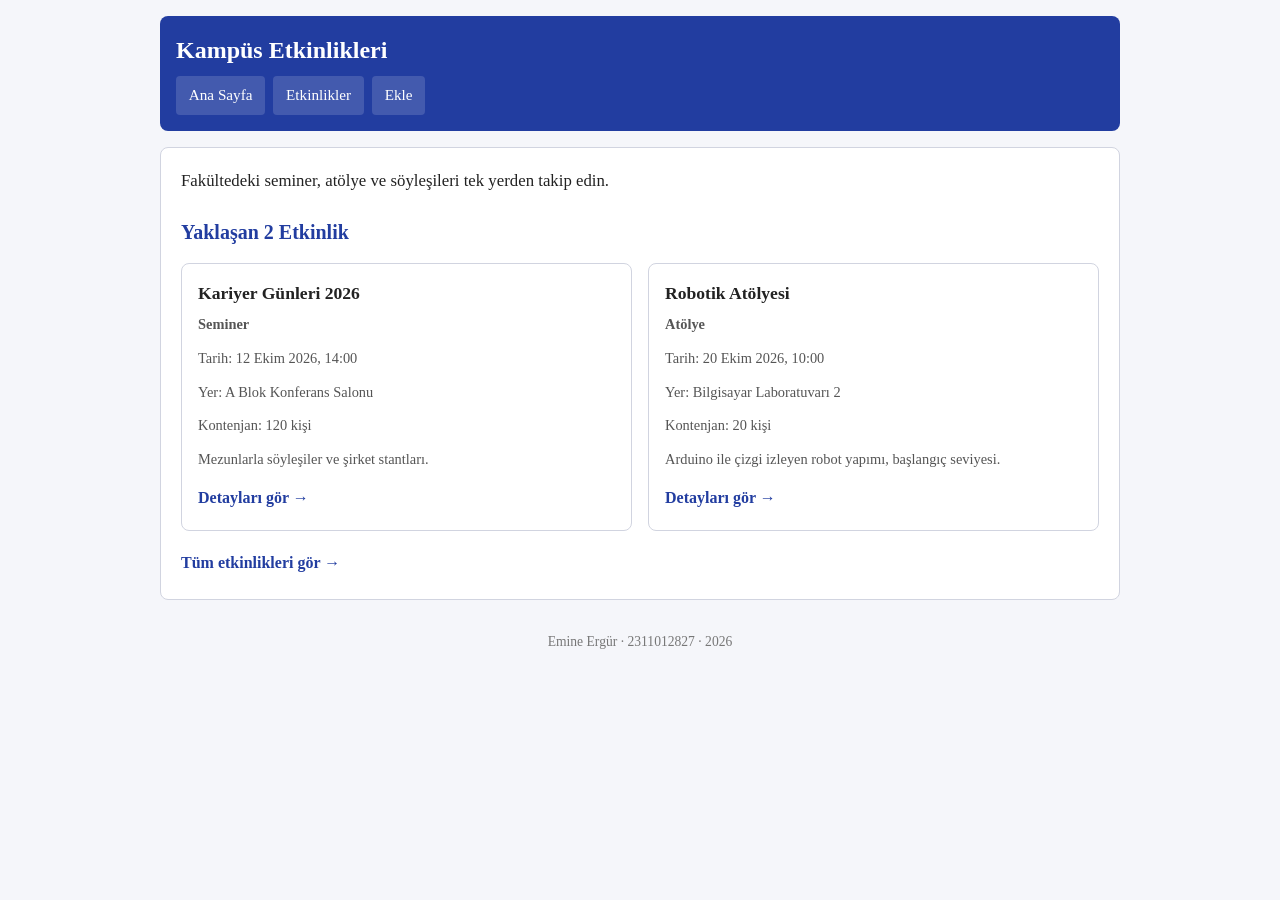
<file: index.html>
<!DOCTYPE html>
<html lang="tr">
<head>
    <meta charset="UTF-8">
    <meta name="viewport" content="width=device-width, initial-scale=1.0">
    <title>Kampüs Etkinlikleri - Ana Sayfa</title>
    <link rel="stylesheet" href="css/2311012827.css">
    <script type="module" src="js/event-list.js"></script>
</head>
<body>
    <div class="container">
        <header>
            <h1>Kampüs Etkinlikleri</h1>
            <nav>
                <a href="index.html">Ana Sayfa</a>
                <a href="etkinlikler.html">Etkinlikler</a>
                <a href="etkinlik-ekle.html">Ekle</a>
            </nav>
        </header>

        <main>
            <p style="margin-bottom: 1.5rem; font-size: 1.05rem;">Fakültedeki seminer, atölye ve söyleşileri tek yerden takip edin.</p>
            
            <h2>Yaklaşan 2 Etkinlik</h2>
            <section id="etkinlik-listesi" class="grid-cards grid-cards-2" data-limit="2"></section>

            <p><a href="etkinlikler.html" class="btn-link">Tüm etkinlikleri gör →</a></p>
        </main>

        <footer>
            <p>Emine Ergür · 2311012827 · 2026</p>
        </footer>
    </div>
</body>
</html>
</file>
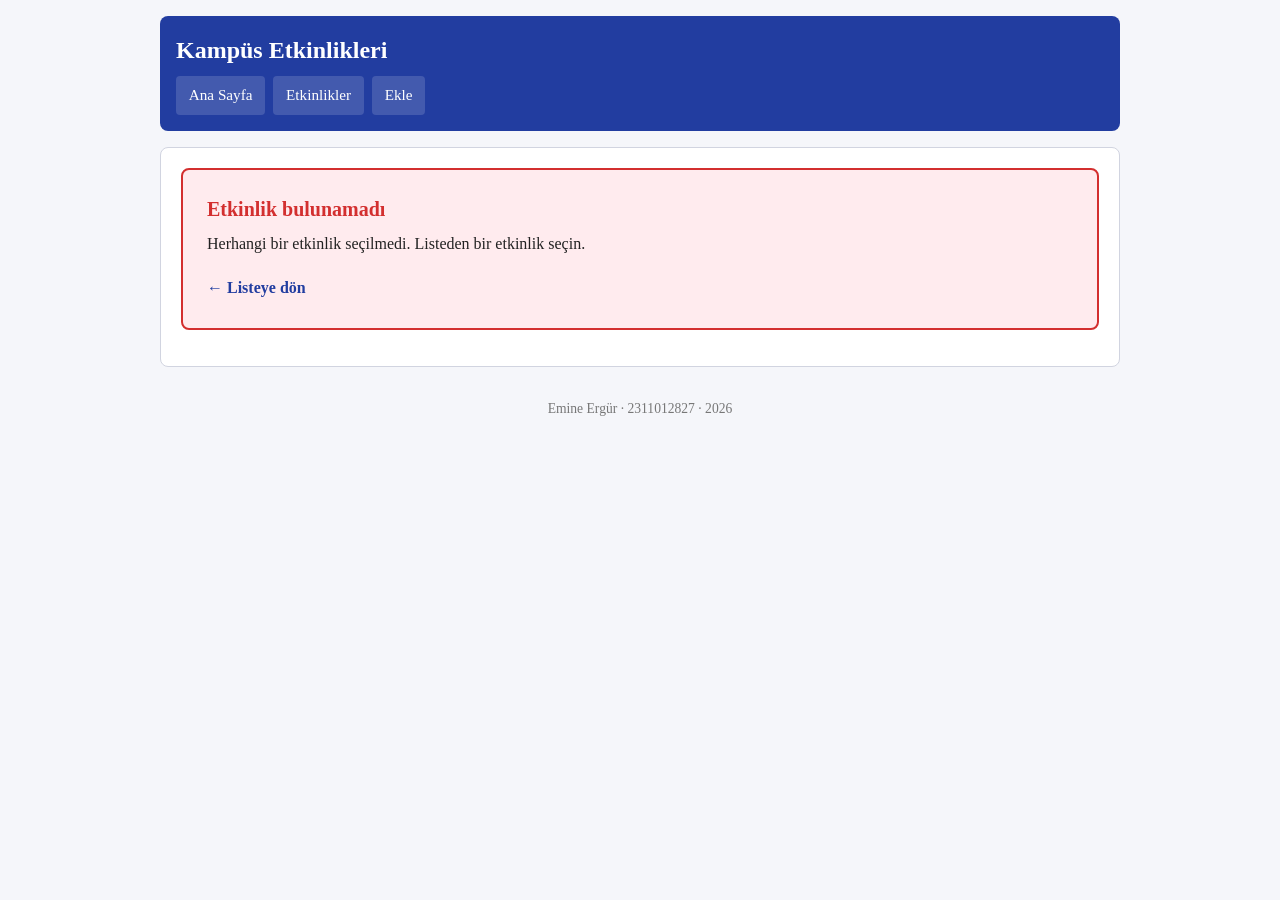
<file: etkinlik-detay.html>
<!DOCTYPE html>
<html lang="tr">
<head>
    <meta charset="UTF-8">
    <meta name="viewport" content="width=device-width, initial-scale=1.0">
    <title>Kampüs Etkinlikleri - Detay</title>
    <link rel="stylesheet" href="css/2311012827.css">
    <script type="module" src="js/event-detail.js"></script>
</head>
<body>
    <div class="container">
        <header>
            <h1>Kampüs Etkinlikleri</h1>
            <nav>
                <a href="index.html">Ana Sayfa</a>
                <a href="etkinlikler.html">Etkinlikler</a>
                <a href="etkinlik-ekle.html">Ekle</a>
            </nav>
        </header>

        <main>
            <!-- Boş detay container'ı, JavaScript dolduracak -->
            <article id="detay"></article>
        </main>

        <footer>
            <p>Emine Ergür · 2311012827 · 2026</p>
        </footer>
    </div>
</body>
</html>
</file>
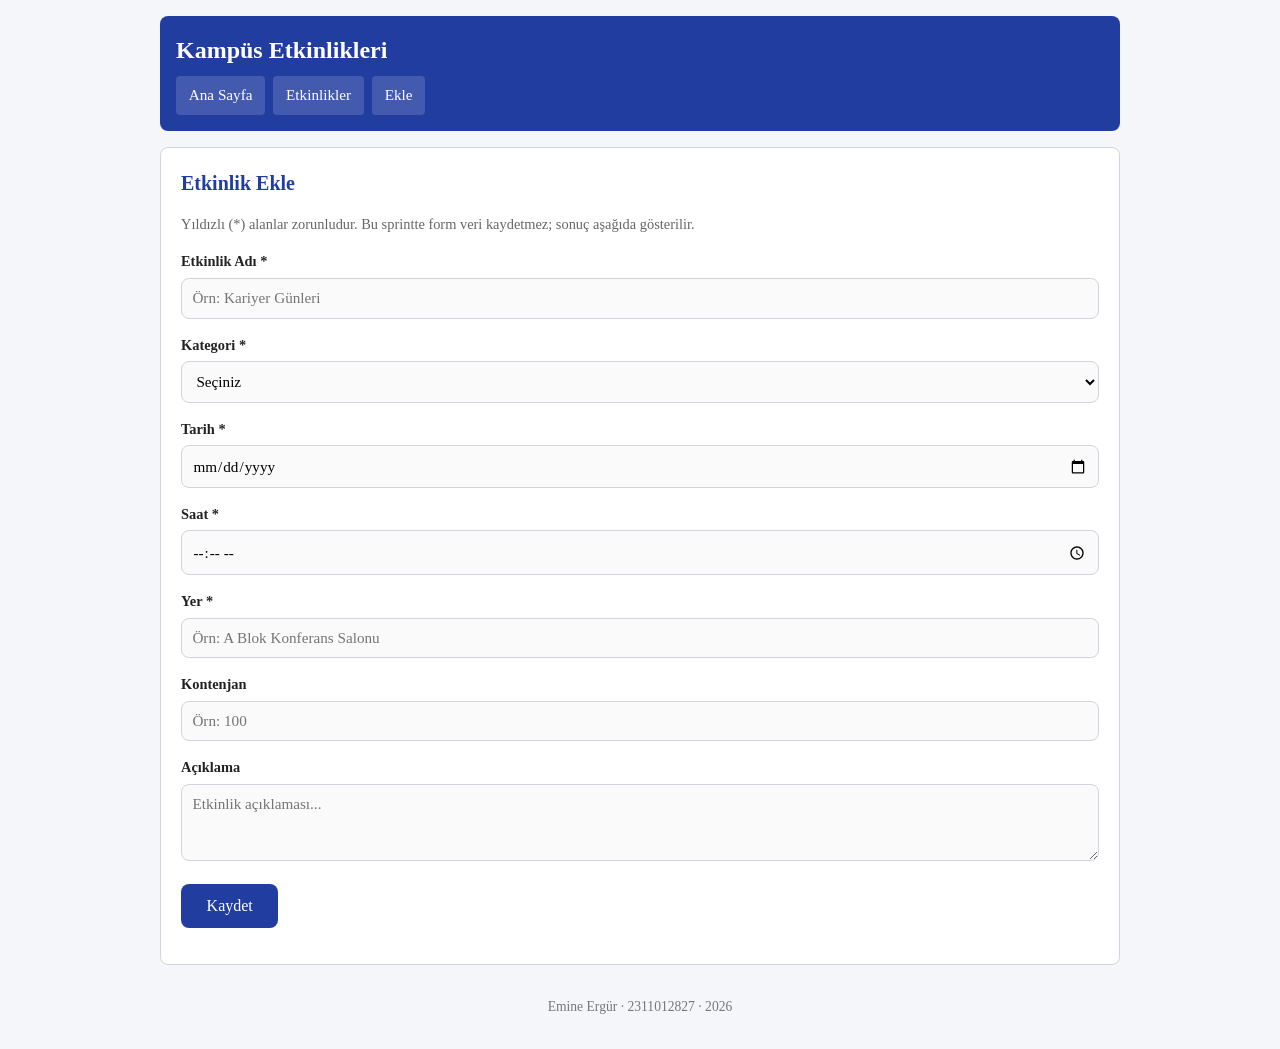
<file: etkinlik-ekle.html>
<!DOCTYPE html>
<html lang="tr">
<head>
    <meta charset="UTF-8">
    <meta name="viewport" content="width=device-width, initial-scale=1.0">
    <title>Kampüs Etkinlikleri - Etkinlik Ekle</title>
    <link rel="stylesheet" href="css/2311012827.css">
    <script type="module" src="js/event-form.js"></script>
    <style>
        .hata-metni { color: var(--renk-hata); font-size: 0.85rem; display: block; margin-top: 0.25rem; }
        [aria-invalid="true"] { border-color: var(--renk-hata) !important; }
    </style>
</head>
<body>
    <div class="container">
        <header>
            <h1>Kampüs Etkinlikleri</h1>
            <nav>
                <a href="index.html">Ana Sayfa</a>
                <a href="etkinlikler.html">Etkinlikler</a>
                <a href="etkinlik-ekle.html">Ekle</a>
            </nav>
        </header>

        <main>
            <h2>Etkinlik Ekle</h2>
            <p style="margin-bottom: 1rem; font-size: 0.9rem; color: #666;">Yıldızlı (*) alanlar zorunludur. Bu sprintte form veri kaydetmez; sonuç aşağıda gösterilir.</p>

            <form id="etkinlik-formu" data-mode="ekle" novalidate>
                <p>
                    <label for="ad">Etkinlik Adı *</label>
                    <input type="text" id="ad" name="ad" placeholder="Örn: Kariyer Günleri">
                    <span id="ad-hata" class="hata-metni"></span>
                </p>

                <p>
                    <label for="kategori">Kategori *</label>
                    <select id="kategori" name="kategori">
                        <option value="">Seçiniz</option>
                        <option value="Seminer">Seminer</option>
                        <option value="Atölye">Atölye</option>
                        <option value="Söyleşi">Söyleşi</option>
                    </select>
                    <span id="kategori-hata" class="hata-metni"></span>
                </p>

                <p>
                    <label for="tarih">Tarih *</label>
                    <input type="date" id="tarih" name="tarih">
                    <span id="tarih-hata" class="hata-metni"></span>
                </p>

                <p>
                    <label for="saat">Saat *</label>
                    <input type="time" id="saat" name="saat">
                    <span id="saat-hata" class="hata-metni"></span>
                </p>

                <p>
                    <label for="yer">Yer *</label>
                    <input type="text" id="yer" name="yer" placeholder="Örn: A Blok Konferans Salonu">
                    <span id="yer-hata" class="hata-metni"></span>
                </p>

                <p>
                    <label for="kontenjan">Kontenjan</label>
                    <input type="number" id="kontenjan" name="kontenjan" placeholder="Örn: 100">
                    <span id="kontenjan-hata" class="hata-metni"></span>
                </p>

                <p>
                    <label for="aciklama">Açıklama</label>
                    <textarea id="aciklama" name="aciklama" rows="3" placeholder="Etkinlik açıklaması..."></textarea>
                </p>

                <p>
                    <button type="submit">Kaydet</button>
                </p>

                <div id="form-mesaj"></div>
            </form>
        </main>

        <footer>
            <p>Emine Ergür · 2311012827 · 2026</p>
        </footer>
    </div>
</body>
</html>
</file>
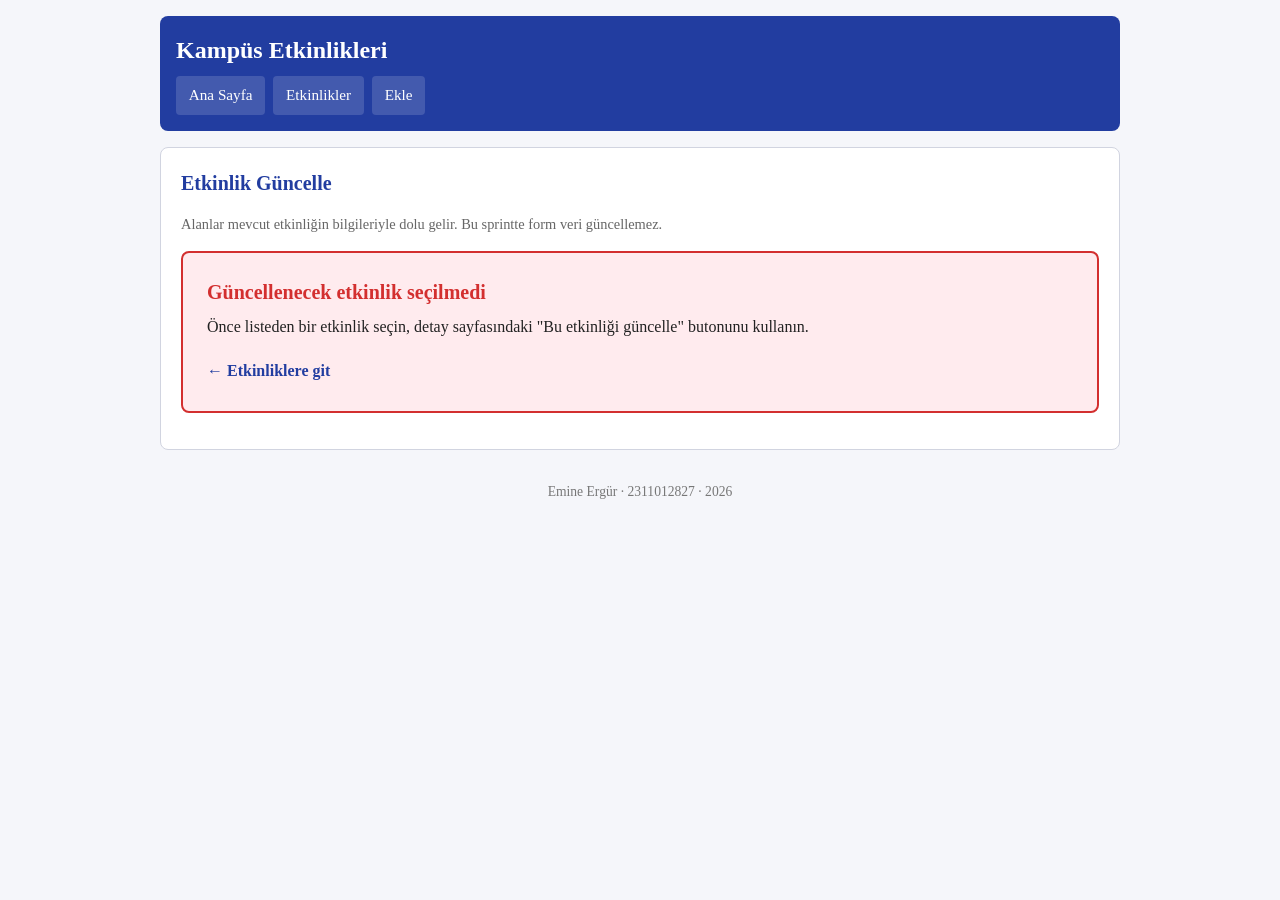
<file: etkinlik-guncelle.html>
<!DOCTYPE html>
<html lang="tr">
<head>
    <meta charset="UTF-8">
    <meta name="viewport" content="width=device-width, initial-scale=1.0">
    <title>Kampüs Etkinlikleri - Etkinlik Güncelle</title>
    <link rel="stylesheet" href="css/2311012827.css">
    <script type="module" src="js/event-form.js"></script>
    <style>
        .hata-metni { color: var(--renk-hata); font-size: 0.85rem; display: block; margin-top: 0.25rem; }
        [aria-invalid="true"] { border-color: var(--renk-hata) !important; }
    </style>
</head>
<body>
    <div class="container">
        <header>
            <h1>Kampüs Etkinlikleri</h1>
            <nav>
                <a href="index.html">Ana Sayfa</a>
                <a href="etkinlikler.html">Etkinlikler</a>
                <a href="etkinlik-ekle.html">Ekle</a>
            </nav>
        </header>

        <main>
            <h2>Etkinlik Güncelle</h2>
            <p style="margin-bottom: 1rem; font-size: 0.9rem; color: #666;">Alanlar mevcut etkinliğin bilgileriyle dolu gelir. Bu sprintte form veri güncellemez.</p>

            <form id="etkinlik-formu" data-mode="guncelle" novalidate>
                <p>
                    <label for="ad">Etkinlik Adı *</label>
                    <input type="text" id="ad" name="ad">
                    <span id="ad-hata" class="hata-metni"></span>
                </p>

                <p>
                    <label for="kategori">Kategori *</label>
                    <select id="kategori" name="kategori">
                        <option value="">Seçiniz</option>
                        <option value="Seminer">Seminer</option>
                        <option value="Atölye">Atölye</option>
                        <option value="Söyleşi">Söyleşi</option>
                    </select>
                    <span id="kategori-hata" class="hata-metni"></span>
                </p>

                <p>
                    <label for="tarih">Tarih *</label>
                    <input type="date" id="tarih" name="tarih">
                    <span id="tarih-hata" class="hata-metni"></span>
                </p>

                <p>
                    <label for="saat">Saat *</label>
                    <input type="time" id="saat" name="saat">
                    <span id="saat-hata" class="hata-metni"></span>
                </p>

                <p>
                    <label for="yer">Yer *</label>
                    <input type="text" id="yer" name="yer">
                    <span id="yer-hata" class="hata-metni"></span>
                </p>

                <p>
                    <label for="kontenjan">Kontenjan</label>
                    <input type="number" id="kontenjan" name="kontenjan">
                    <span id="kontenjan-hata" class="hata-metni"></span>
                </p>

                <p>
                    <label for="aciklama">Açıklama</label>
                    <textarea id="aciklama" name="aciklama" rows="3"></textarea>
                </p>

                <p>
                    <button type="submit">Güncelle</button>
                </p>

                <div id="form-mesaj"></div>
            </form>
        </main>

        <footer>
            <p>Emine Ergür · 2311012827 · 2026</p>
        </footer>
    </div>
</body>
</html>
</file>
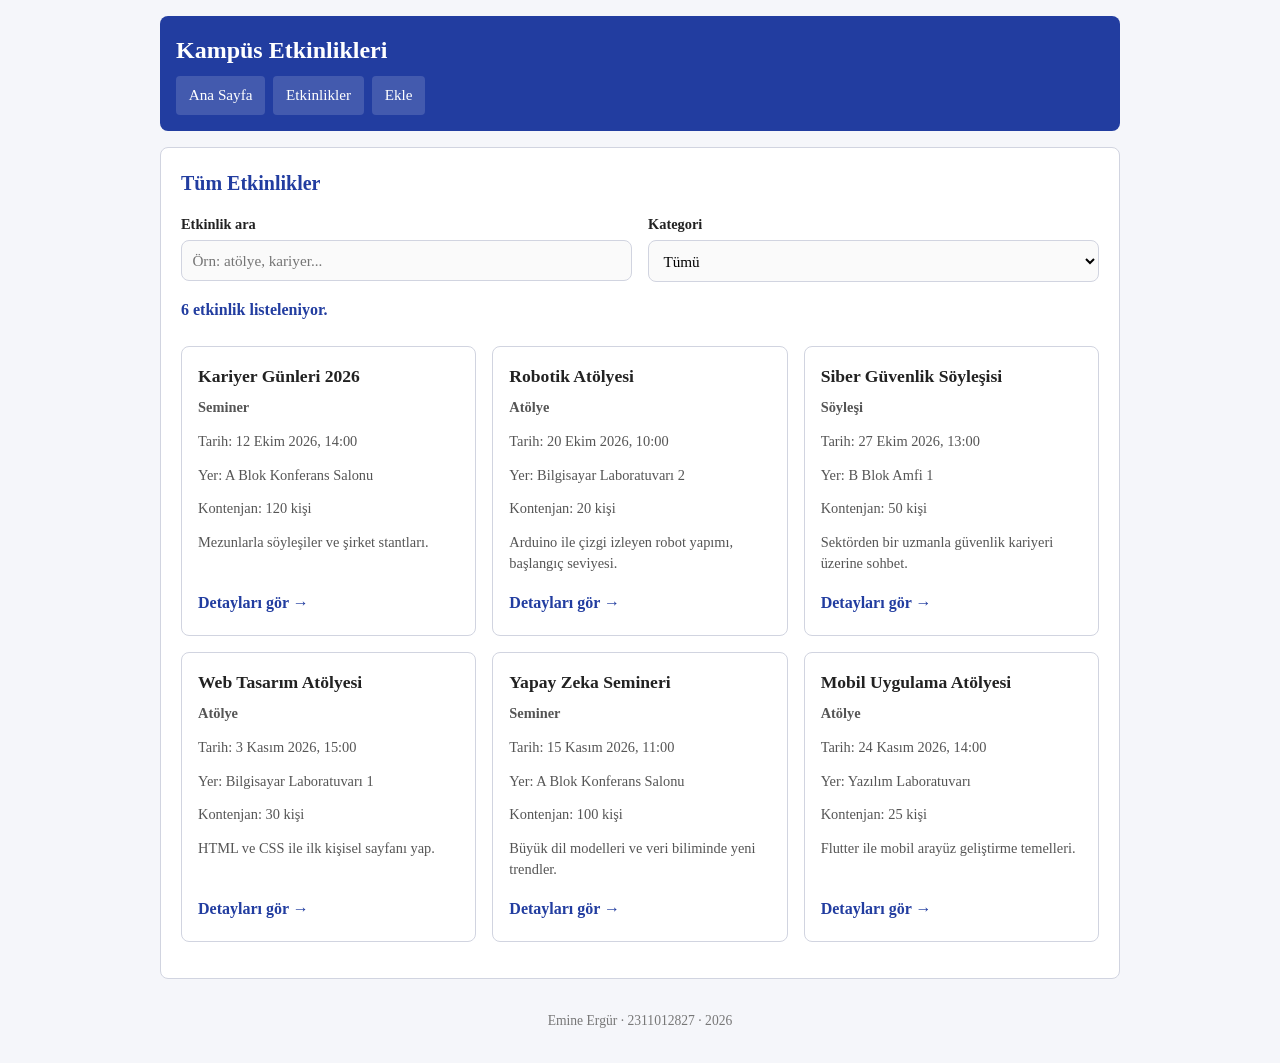
<file: etkinlikler.html>
<!DOCTYPE html>
<html lang="tr">
<head>
    <meta charset="UTF-8">
    <meta name="viewport" content="width=device-width, initial-scale=1.0">
    <title>Kampüs Etkinlikleri - Tüm Etkinlikler</title>
    <link rel="stylesheet" href="css/2311012827.css">
    <script type="module" src="js/event-list.js"></script>
</head>
<body>
    <div class="container">
        <header>
            <h1>Kampüs Etkinlikleri</h1>
            <nav>
                <a href="index.html">Ana Sayfa</a>
                <a href="etkinlikler.html">Etkinlikler</a>
                <a href="etkinlik-ekle.html">Ekle</a>
            </nav>
        </header>

        <main>
            <h2>Tüm Etkinlikler</h2>

            <!-- Filtre Alanları -->
            <form id="filtre-formu" class="filtre" onsubmit="event.preventDefault();" style="display: flex; gap: 1rem; flex-wrap: wrap; margin-bottom: 1rem;">
                <div style="flex: 1; min-width: 200px;">
                    <label for="arama">Etkinlik ara</label>
                    <input type="search" id="arama" placeholder="Örn: atölye, kariyer...">
                </div>
                <div style="flex: 1; min-width: 150px;">
                    <label for="kategori-filtre">Kategori</label>
                    <select id="kategori-filtre">
                        <option value="">Tümü</option>
                    </select>
                </div>
            </form>

            <p id="sonuc" style="margin-bottom: 1.5rem; font-weight: bold; color: var(--renk-ana);"></p>

            <!-- Boş Liste Alanı -->
            <section id="etkinlik-listesi" class="grid-cards grid-cards-3"></section>
        </main>

        <footer>
            <p>Emine Ergür · 2311012827 · 2026</p>
        </footer>
    </div>
</body>
</html>
</file>
<file: css/2311012827.css>
/* Emine Ergür 2311012827 */
:root {
    --no: 2311012827;
    --ton: 227; /* 2311012827 mod 360 */
    --renk-ana: hsl(var(--ton) 65% 38%);
    --renk-zemin: hsl(var(--ton) 30% 97%);
    --renk-kart: #ffffff;
    --renk-yazi: #222222;
    --renk-hata: #d32f2f;
    --renk-kenarlik: hsl(var(--ton) 20% 85%);
    --font: "Palatino Linotype", serif;
    --bosluk-m: 1rem;
    --kose: 8px;
}

* {
    box-sizing: border-box;
    margin: 0;
    padding: 0;
}

body {
    font-family: var(--font);
    background-color: var(--renk-zemin);
    color: var(--renk-yazi);
    line-height: 1.5;
    padding: var(--bosluk-m);
}

.container {
    max-width: 960px;
    margin: 0 auto;
}

/* Ortak Başlık ve Navigasyon */
header {
    background-color: var(--renk-ana);
    color: #ffffff;
    padding: var(--bosluk-m);
    border-radius: var(--kose);
    margin-bottom: var(--bosluk-m);
}

header h1 {
    font-size: 1.5rem;
    margin-bottom: 0.5rem;
}

nav {
    display: flex;
    flex-wrap: wrap;
    gap: 0.5rem;
}

nav a {
    color: #ffffff;
    text-decoration: none;
    padding: 0.5rem 0.8rem;
    background: rgba(255, 255, 255, 0.15);
    border-radius: 4px;
    font-size: 0.95rem;
    transition: background 0.2s ease;
}

nav a:hover {
    background: rgba(255, 255, 255, 0.3);
}

/* Ana İçerik Kutusu */
main {
    background-color: var(--renk-kart);
    padding: calc(var(--bosluk-m) * 1.25);
    border-radius: var(--kose);
    border: 1px solid var(--renk-kenarlik);
    margin-bottom: var(--bosluk-m);
}

h2 {
    font-size: 1.25rem;
    margin-bottom: var(--bosluk-m);
    color: var(--renk-ana);
}

/* Kart Grid Sistemi (Mobil: 1 sütun, Masaüstü: Çoklu) */
.grid-cards {
    display: grid;
    grid-template-columns: 1fr;
    gap: var(--bosluk-m);
    margin-bottom: var(--bosluk-m);
}

@media (min-width: 600px) {
    .grid-cards-2 {
        grid-template-columns: repeat(2, 1fr);
    }
}

@media (min-width: 768px) {
    .grid-cards-3 {
        grid-template-columns: repeat(3, 1fr);
    }
}

.card {
    background: var(--renk-kart);
    border: 1px solid var(--renk-kenarlik);
    border-radius: var(--kose);
    padding: var(--bosluk-m);
    display: flex;
    flex-direction: column;
    justify-content: space-between;
}

.card h3 {
    font-size: 1.1rem;
    margin-bottom: 0.5rem;
}

.card p {
    font-size: 0.9rem;
    color: #555;
    margin-bottom: 0.75rem;
}

.card a, .btn-link {
    display: inline-block;
    color: var(--renk-ana);
    font-weight: bold;
    text-decoration: none;
    margin-top: auto;
    padding: 0.25rem 0;
}

/* Detay Sayfası İki Sütun Düzeni */
.detay-container {
    display: flex;
    flex-direction: column;
    gap: var(--bosluk-m);
}

@media (min-width: 650px) {
    .detay-container {
        flex-direction: row;
        align-items: flex-start;
    }
}

figure {
    flex: 1;
    max-width: 100%;
}

figure img {
    width: 100%;
    max-width: 320px;
    height: auto;
    border-radius: var(--kose);
    border: 1px solid var(--renk-kenarlik);
    display: block;
}

figcaption {
    font-size: 0.8rem;
    color: #666;
    margin-top: 0.3rem;
}

dl {
    flex: 1.5;
    display: grid;
    grid-template-columns: 100px 1fr;
    row-gap: 0.6rem;
    column-gap: 0.5rem;
    font-size: 0.95rem;
}

dt {
    font-weight: bold;
    color: var(--renk-ana);
}

dd {
    margin: 0;
}

.aciklama-kutusu {
    margin-top: 1rem;
    padding-top: 1rem;
    border-top: 1px solid var(--renk-kenarlik);
}

/* Form Tasarımı ve Hata Vurgusu */
form p {
    margin-bottom: 1rem;
}

label {
    display: block;
    font-weight: bold;
    margin-bottom: 0.3rem;
    font-size: 0.9rem;
}

input, select, textarea {
    width: 100%;
    padding: 0.65rem;
    border: 1px solid var(--renk-kenarlik);
    border-radius: var(--kose);
    font-family: inherit;
    font-size: 0.95rem;
    background: #fafafa;
}

input:focus, select:focus, textarea:focus {
    outline: none;
    border-color: var(--renk-ana);
    background: #fff;
}

input:invalid, select:invalid {
    border-color: var(--renk-hata);
}

button {
    background-color: var(--renk-ana);
    color: #ffffff;
    border: none;
    padding: 0.8rem 1.6rem;
    font-size: 1rem;
    font-family: inherit;
    border-radius: var(--kose);
    cursor: pointer;
    min-height: 44px;
    width: 100%;
}

@media (min-width: 600px) {
    button {
        width: auto;
    }
}

footer {
    text-align: center;
    font-size: 0.85rem;
    color: #777;
    padding: var(--bosluk-m) 0;
}
</file>
